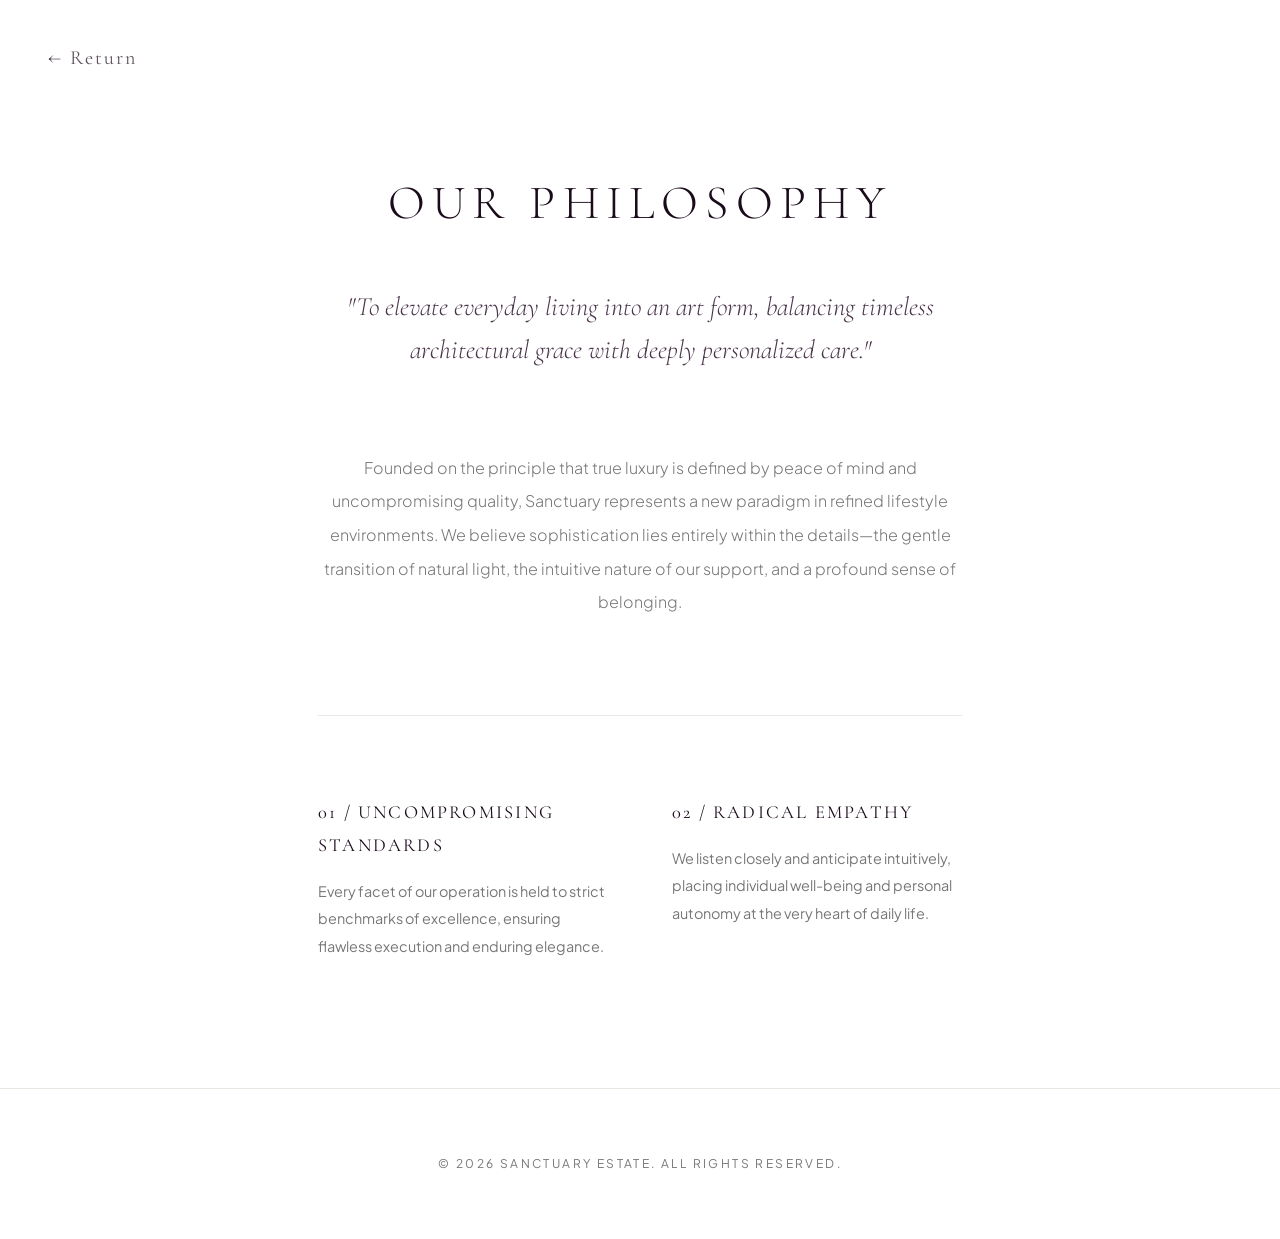
<file: about.html>
<!DOCTYPE html>
<html lang="en">
<head>
    <meta charset="UTF-8">
    <meta name="viewport" content="width=device-width, initial-scale=1.0">
    <title>About Us | Sanctuary</title>
    
    <!-- Google Fonts -->
    <link href="https://fonts.googleapis.com/css2?family=Cormorant+Garamond:ital,wght@0,300;0,400;0,500;1,300&family=Plus+Jakarta+Sans:wght@300;400&display=swap" rel="stylesheet">
    
    <style>
      :root {
        --bg-white: #FFFFFF;
        --plum-deep: #1A0B1A;
        --plum-muted: #4A354A;
        --text-main: #2C2C2C;
        --text-light: #777777;
        --border-color: #EAE6E1;
        --transition: all 0.5s cubic-bezier(0.16, 1, 0.3, 1);
      }

      * {
        box-sizing: border-box;
        margin: 0;
        padding: 0;
      }

      body {
        background-color: var(--bg-white);
        color: var(--text-main);
        font-family: 'Plus Jakarta Sans', sans-serif;
        line-height: 1.8;
        overflow-x: hidden;
      }

      /* Minimal Back Arrow */
      .back-nav {
        position: fixed;
        top: 2.5rem;
        left: 3rem;
        z-index: 100;
      }

      .back-arrow {
        font-family: 'Cormorant Garamond', serif;
        font-size: 1.25rem;
        color: var(--plum-deep);
        text-decoration: none;
        letter-spacing: 0.1em;
        display: flex;
        align-items: center;
        gap: 0.5rem;
        transition: var(--transition);
        opacity: 0.7;
      }

      .back-arrow:hover {
        opacity: 1;
        transform: translateX(-4px);
      }

      /* About Page Content */
      .about-container {
        padding: 10rem 10% 8rem;
        max-width: 900px;
        margin: 0 auto;
        text-align: center;
      }

      .about-container h1 {
        font-family: 'Cormorant Garamond', serif;
        font-size: 3rem;
        font-weight: 300;
        letter-spacing: 0.15em;
        text-transform: uppercase;
        color: var(--plum-deep);
        margin-bottom: 2.5rem;
      }

      .manifesto {
        font-family: 'Cormorant Garamond', serif;
        font-style: italic;
        font-size: 1.65rem;
        line-height: 1.6;
        color: var(--plum-muted);
        margin-bottom: 5rem;
        font-weight: 300;
        max-width: 750px;
        margin-left: auto;
        margin-right: auto;
      }

      .about-body {
        text-align: center;
        margin-bottom: 6rem;
      }

      .about-body p {
        font-size: 1rem;
        line-height: 2.1;
        color: var(--text-light);
        max-width: 700px;
        margin: 0 auto;
        font-weight: 300;
      }

      .values-grid {
        display: grid;
        grid-template-columns: repeat(2, 1fr);
        gap: 4rem;
        text-align: left;
        border-top: 1px solid var(--border-color);
        padding-top: 5rem;
      }

      .value-item h3 {
        font-family: 'Cormorant Garamond', serif;
        color: var(--plum-deep);
        font-size: 1.15rem;
        font-weight: 400;
        letter-spacing: 0.12em;
        margin-bottom: 1rem;
        text-transform: uppercase;
      }

      .value-item p {
        font-size: 0.9rem;
        color: var(--text-light);
        line-height: 1.9;
      }

      @media(max-width: 768px) {
        .back-nav { top: 1.5rem; left: 1.5rem; }
        .about-container { padding: 8rem 6% 5rem; }
        .about-container h1 { font-size: 2.2rem; }
        .manifesto { font-size: 1.35rem; }
        .values-grid { grid-template-columns: 1fr; gap: 3rem; }
      }

      /* Minimal Footer */
      footer {
        padding: 4rem 5%;
        text-align: center;
        border-top: 1px solid var(--border-color);
      }

      footer p {
        font-size: 0.75rem;
        letter-spacing: 0.2em;
        text-transform: uppercase;
        color: var(--text-light);
      }
    </style>
</head>
<body>

    <div class="back-nav">
        <a href="index.html" class="back-arrow">&larr; Return</a>
    </div>

    <main class="about-container">
        <h1>Our Philosophy</h1>
        <div class="manifesto">
            "To elevate everyday living into an art form, balancing timeless architectural grace with deeply personalized care."
        </div>
        
        <div class="about-body">
            <p>Founded on the principle that true luxury is defined by peace of mind and uncompromising quality, Sanctuary represents a new paradigm in refined lifestyle environments. We believe sophistication lies entirely within the details—the gentle transition of natural light, the intuitive nature of our support, and a profound sense of belonging.</p>
        </div>

        <div class="values-grid">
            <div class="value-item">
                <h3>01 / Uncompromising Standards</h3>
                <p>Every facet of our operation is held to strict benchmarks of excellence, ensuring flawless execution and enduring elegance.</p>
            </div>
            <div class="value-item">
                <h3>02 / Radical Empathy</h3>
                <p>We listen closely and anticipate intuitively, placing individual well-being and personal autonomy at the very heart of daily life.</p>
            </div>
        </div>
    </main>

    <footer>
        <p>&copy; 2026 Sanctuary Estate. All Rights Reserved.</p>
    </footer>
</body>
</html>
</file>
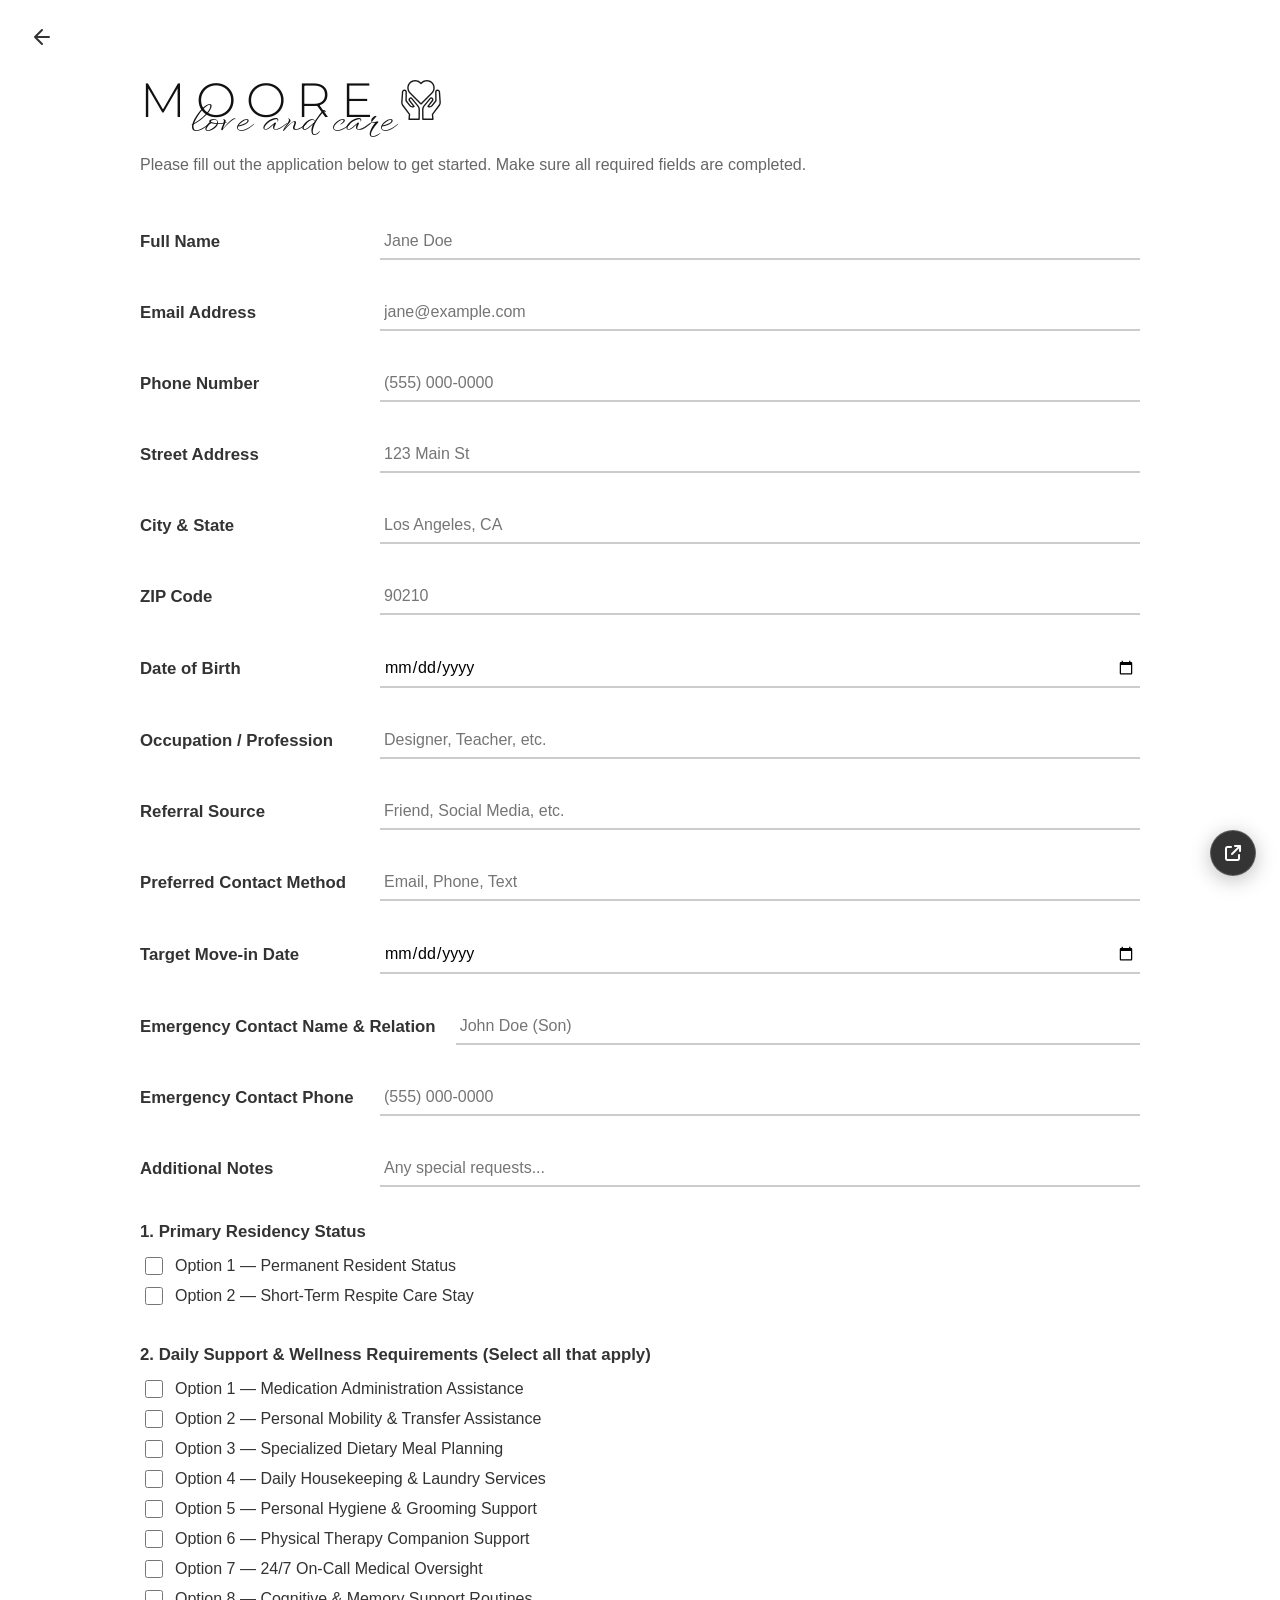
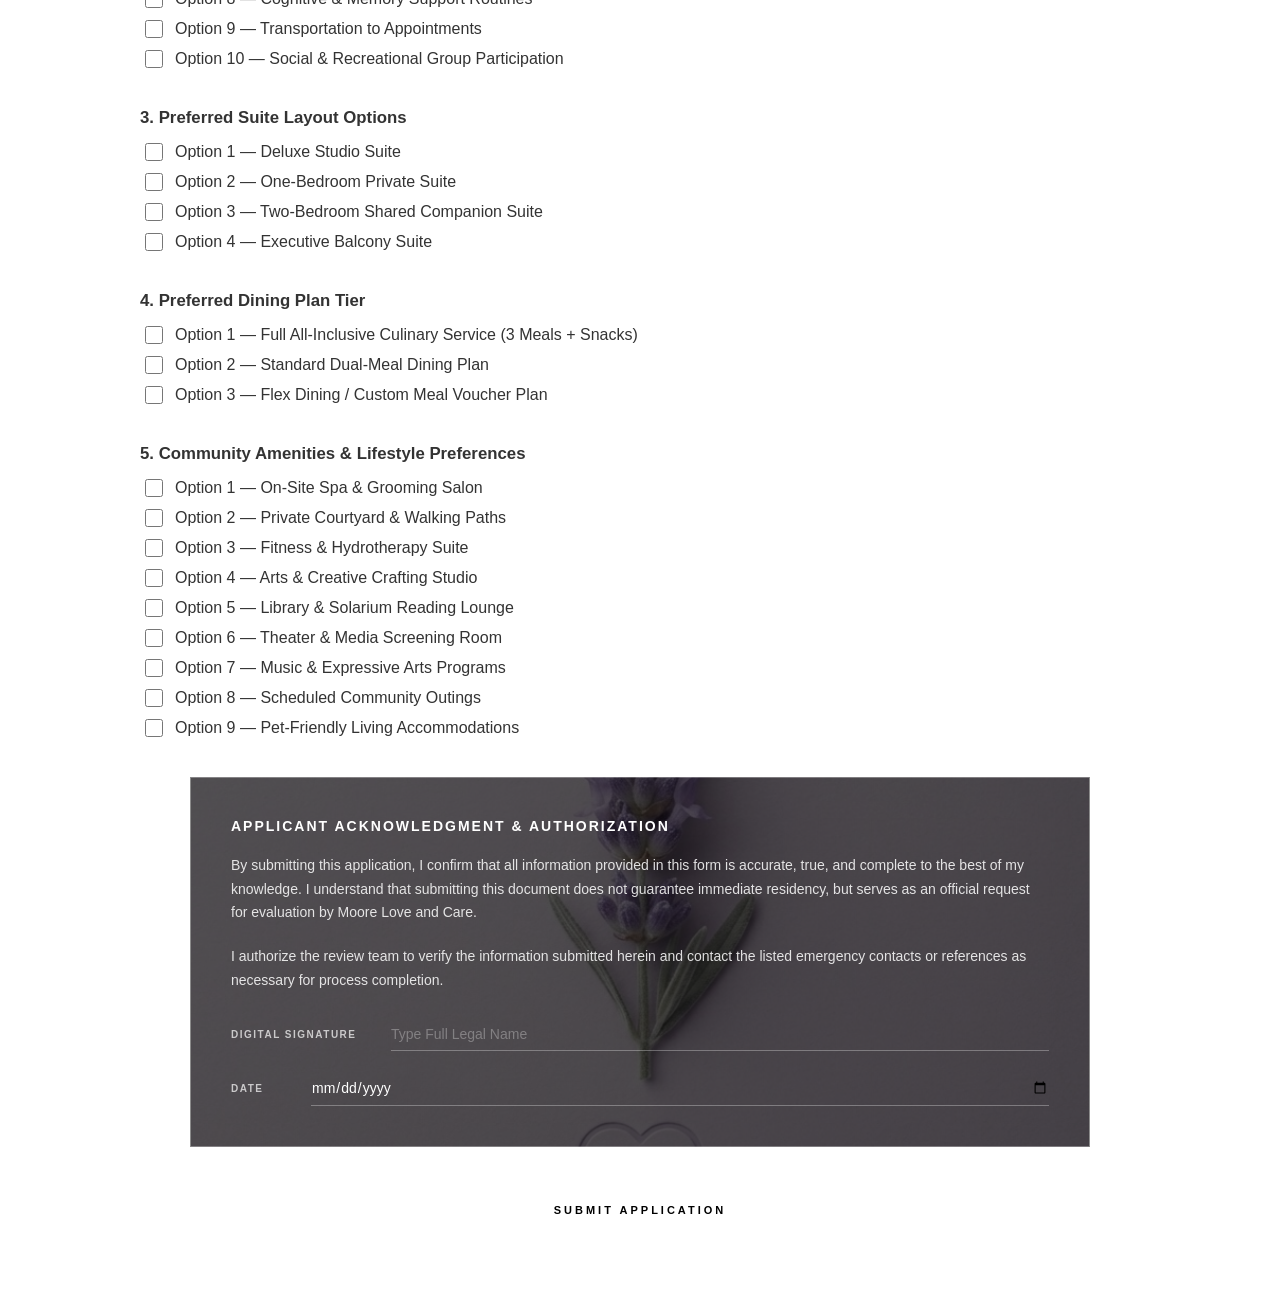
<file: apply.html>
<!DOCTYPE html>
<html lang="en">
<head>
    <meta charset="UTF-8">
    <meta name="viewport" content="width=device-width, initial-scale=1.0">
    
    <!-- Open Graph Meta Tags for Social Sharing -->
    <meta property="og:title" content="Brownie | Application" />
    <meta property="og:description" content="Complete your Brownie application online. Quick and simple registration form." />
    <meta property="og:image" content="https://github.com/WhiteLeafcotton/MooreLove/blob/main/tag.jpg?raw=true" />
    <meta property="og:url" content="https://whiteleafcotton.github.io/MooreLove/" />
    <meta property="og:type" content="website" />
    <meta name="twitter:card" content="summary_large_image" />

    <title>Moore Love and Care | Resident Application</title>

    <!-- Google Fonts for Brand & Luxury Typography -->
    <link rel="preconnect" href="https://fonts.googleapis.com">
    <link rel="preconnect" href="https://fonts.gstatic.com" crossorigin>
    <link href="https://fonts.googleapis.com/css2?family=Montserrat:wght@300;400;500&family=WindSong:wght@400;500&display=swap" rel="stylesheet">


    <link rel="stylesheet" href="https://cdnjs.cloudflare.com/ajax/libs/font-awesome/6.5.1/css/all.min.css">
    <!-- Font Awesome -->
    <link rel="stylesheet" href="https://cdnjs.cloudflare.com/ajax/libs/font-awesome/6.7.2/css/all.min.css" integrity="sha512-Evv84Mr4kqVGRNSgIGL/F/aIDqQb7xQ2vcrdIwxfjThSH8CSR7PBEakCr51Ck+w+/U6swU2Im1vVX0SVk9ABhg==" crossorigin="anonymous" referrerpolicy="no-referrer" />

    <style>
        * {
            box-sizing: border-box;
            margin: 0;
            padding: 0;
            font-family: -apple-system, BlinkMacSystemFont, "Segoe UI", Roboto, Helvetica, Arial, sans-serif;
        }

        /* Pure white full-screen background */
        body {
            background-color: #ffffff;
            color: #333333;
            padding: 80px 40px;
            min-height: 100vh;
            position: relative;
        }

        /* Top Left Minimal Back Button */
        .back-btn {
            position: absolute;
            top: 25px;
            left: 30px;
            display: inline-flex;
            align-items: center;
            justify-content: center;
            color: #333333;
            text-decoration: none;
            transition: transform 0.4s ease, opacity 0.4s ease;
            animation: prestigiousReveal 2.2s cubic-bezier(0.075, 0.82, 0.165, 1) forwards;
        }

        .back-btn:hover {
            transform: translateX(-4px);
            opacity: 0.6;
        }

        .back-btn svg {
            width: 24px;
            height: 24px;
        }

        /* Bottom Right Share/Star Button */
        .share-btn {
            position: fixed;
            bottom: 25px;
            right: 30px;
            background: none;
            border: none;
            cursor: pointer;
            color: #333333;
            display: flex;
            align-items: center;
            gap: 8px;
            font-size: 0.9rem;
            font-weight: 600;
            transition: transform 0.4s ease, opacity 0.4s ease, color 0.4s ease;
            z-index: 10;
            animation: prestigiousReveal 2.2s cubic-bezier(0.075, 0.82, 0.165, 1) forwards;
            animation-delay: 0.5s;
            opacity: 0;
        }

        .share-btn:hover {
            transform: scale(1.05);
            color: #e5a93c; /* Subtle gold hover */
        }

        .share-btn svg {
            width: 24px;
            height: 24px;
            fill: none;
            stroke: currentColor;
            stroke-width: 2;
            stroke-linecap: round;
            stroke-linejoin: round;
        }

        /* Main Form Container */
        .form-container {
            width: 100%;
            max-width: 1000px;
            margin: 0 auto;
        }

        /* BRAND LOGO HEADER */
        .brand-header-logo {
            position: relative;
            display: inline-flex;
            align-items: center;
            gap: 18px;
            margin-bottom: 35px;
            animation: logoPureFade 3s cubic-bezier(0.25, 1, 0.5, 1) forwards;
            animation-delay: 0.1s;
            opacity: 0;
        }

        .brand-header-logo .strong-title {
            font-family: 'Montserrat', sans-serif !important;
            font-weight: 300 !important;
            font-size: 48px !important;
            letter-spacing: 10px !important;
            text-transform: uppercase;
            color: #111111;
            line-height: 0.85;
            margin: 0;
        }

        .brand-header-logo .hero-logo-icon {
            width: 40px !important;
            height: 40px !important;
            opacity: 0.9;
            flex-shrink: 0;
        }

        .brand-header-logo .script-subtitle {
            font-family: 'WindSong', cursive !important;
            font-size: 36px !important;
            font-weight: 400;
            color: #111111 !important;
            position: absolute;
            bottom: -28px !important;
            left: 15% !important;
            z-index: 2;
            text-transform: lowercase;
            white-space: nowrap;
            pointer-events: none;
        }

        /* SCROLL REVEAL ANIMATIONS */
        .reveal-item {
            opacity: 0;
            transform: translateY(15px);
            filter: blur(3px);
            transition: opacity 0.8s cubic-bezier(0.075, 0.82, 0.165, 1),
                        transform 0.8s cubic-bezier(0.075, 0.82, 0.165, 1),
                        filter 0.8s cubic-bezier(0.075, 0.82, 0.165, 1);
        }

        .reveal-item.is-visible {
            opacity: 1 !important;
            transform: translateY(0) !important;
            filter: blur(0) !important;
        }

        /* Form Layout Styles */
        p.subtext {
            color: #666666;
            font-size: 1rem;
            margin-bottom: 50px;
        }

        .form-group-inline {
            display: flex;
            align-items: center;
            justify-content: space-between;
            margin-bottom: 35px;
            gap: 20px;
        }

        .form-group-inline label {
            font-weight: 600;
            font-size: 1.05rem;
            color: #333333;
            min-width: 220px;
            flex-shrink: 0;
        }

        .form-group-inline input[type="text"],
        .form-group-inline input[type="email"],
        .form-group-inline input[type="tel"],
        .form-group-inline input[type="date"],
        .form-group-inline textarea {
            flex-grow: 1;
            border: none;
            border-bottom: 2px solid #ccc;
            border-radius: 0;
            padding: 8px 4px;
            font-size: 1rem;
            background: transparent;
            outline: none;
            transition: border-color 0.4s ease;
        }

        .form-group-inline input:focus,
        .form-group-inline textarea:focus {
            border-bottom-color: #111111;
        }

        .checkbox-section {
            margin-bottom: 40px;
        }

        .checkbox-group {
            display: flex;
            flex-direction: column;
            gap: 12px;
            padding-left: 5px;
        }

        .checkbox-item {
            display: flex;
            align-items: center;
            gap: 12px;
            font-size: 1rem;
            cursor: pointer;
        }

        .checkbox-item input[type="checkbox"] {
            width: 18px;
            height: 18px;
            cursor: pointer;
        }

        /* ===================================================
   ACKNOWLEDGMENT CARD (Glassmorphic Luxury Tile Style)
   =================================================== */
/* ===================================================
   ACKNOWLEDGMENT CARD (Dark Glassmorphic Luxury Tile)
   =================================================== */
/* ===================================================
   ACKNOWLEDGMENT CARD (Exact Tile Card Style)
   =================================================== */
/* ===================================================
   ACKNOWLEDGMENT CARD (Exact Tile Card Style on Light BG)
   =================================================== */
/* ===================================================
   ACKNOWLEDGMENT CARD (Dark Glass - Location Card Style)
   =================================================== */
/* ===================================================
   ACKNOWLEDGMENT CARD (Exact .loc-card Dark Style)
   =================================================== */
/* ===================================================
   ACKNOWLEDGMENT CARD (Crisp Dark - No Haze)
   =================================================== */
/* ===================================================
   GLASS CARD CONTAINER (Provides background image)
   =================================================== */
.card-glass-wrapper {
    width: 100%;
    padding: 60px 20px;
    /* Uses your existing site image background */
    background: linear-gradient(rgba(0, 0, 0, 0.6), rgba(0, 0, 0, 0.6)), url('cards.jpg') center/cover no-repeat;
    display: flex;
    justify-content: center;
    align-items: center;
}

/* ===================================================
   DARK GLASS CARD (Matches .loc-card style)
   =================================================== */
/* ===================================================
   ACKNOWLEDGMENT CARD (Dark Glass with Exact Background)
   =================================================== */
.acknowledgment-block {
    position: relative;
    width: 100%;
    max-width: 900px;
    margin: 40px auto;
    padding: 40px;
    overflow: hidden; /* Clips the background image to exact card border */
    
    /* 1. Sets image AND dark overlay ONLY within the card bounds */
    background: 
        linear-gradient(rgba(0, 0, 0, 0.65), rgba(0, 0, 0, 0.65)), 
        url('cards.jpg') center/cover no-repeat !important;
        
    /* 2. Glassmorphic frosted blur effect */
    backdrop-filter: blur(12px) !important;
    -webkit-backdrop-filter: blur(12px) !important;
    
    /* 3. Crisp white border & sharp corners */
    border: 1px solid rgba(255, 255, 255, 0.3) !important;
    border-radius: 0 !important;
    
    color: #ffffff !important;
}

.acknowledgment-block .ack-title {
    font-family: 'Inter', sans-serif !important;
    font-size: 14px !important;
    font-weight: 600 !important;
    letter-spacing: 2px !important;
    text-transform: uppercase !important;
    color: #ffffff !important;
    margin-bottom: 20px;
    display: block;
}

.acknowledgment-block p {
    font-family: 'Inter', sans-serif !important;
    font-size: 14px !important;
    line-height: 1.7 !important;
    color: rgba(255, 255, 255, 0.85) !important;
    margin-bottom: 20px;
}

/* Signature Grid & Inputs */
.signature-grid {
    display: flex;
    gap: 30px;
    margin-top: 30px;
    flex-wrap: wrap;
}

.acknowledgment-block .form-group-inline label {
    font-size: 10px !important;
    letter-spacing: 1.5px !important;
    text-transform: uppercase !important;
    color: rgba(255, 255, 255, 0.7) !important;
}

.acknowledgment-block input[type="text"],
.acknowledgment-block input[type="date"] {
    background: transparent !important;
    border: none !important;
    border-bottom: 1px solid rgba(255, 255, 255, 0.3) !important;
    color: #ffffff !important;
    padding: 8px 0 !important;
    font-family: 'Inter', sans-serif !important;
    font-size: 14px !important;
    border-radius: 0 !important;
}

.acknowledgment-block input[type="text"]::placeholder {
    color: rgba(255, 255, 255, 0.3) !important;
}

.acknowledgment-block input[type="text"]:focus,
.acknowledgment-block input[type="date"]:focus {
    border-bottom-color: #ffffff !important;
    outline: none !important;
}
        .signature-grid {
            display: flex;
            flex-direction: column;
            gap: 20px;
            margin-top: 25px;
        }

        /* ===================================================
   SUBMIT BUTTON (Matches index.html Luxury Styling)
   =================================================== */
button[type="submit"] {
    display: block;
    width: 100%;
    max-width: 320px;
    margin: 30px auto 0 auto;
    padding: 16px 35px;
    
    /* Colors & Typography matching index.html */
    background-color: #ffffff;
    color: #000000;
    font-family: 'Inter', sans-serif;
    font-size: 11px;
    font-weight: 600;
    letter-spacing: 3px;
    text-transform: uppercase;
    
    /* Sharp luxury borders */
    border: 1px solid #ffffff;
    border-radius: 0 !important; /* Sharp corners matching index.html cards */
    
    cursor: pointer;
    transition: all 0.4s ease;
}

button[type="submit"]:hover {
    background-color: var(--gold, #d4b06a); /* Smooth gold shift on hover */
    border-color: var(--gold, #d4b06a);
    color: #ffffff;
    transform: translateY(-2px);
    box-shadow: 0 8px 20px rgba(0, 0, 0, 0.2);
}




        /* ===================================================
   FLOATING SHARE BUTTON (Icon Font Version)
   =================================================== */
.floating-share-btn {
    position: fixed;
    bottom: 24px;
    right: 24px;
    z-index: 9999;
    
    width: 46px;
    height: 46px;
    border-radius: 50%;
    
    background: rgba(17, 17, 17, 0.85);
    backdrop-filter: blur(8px);
    -webkit-backdrop-filter: blur(8px);
    
    border: 1px solid rgba(255, 255, 255, 0.2);
    color: #ffffff;
    
    display: flex;
    align-items: center;
    justify-content: center;
    cursor: pointer;
    box-shadow: 0 4px 20px rgba(0, 0, 0, 0.25);
    transition: all 0.3s ease;
}

/* Icon Font Styling */
.floating-share-btn i {
    font-size: 16px;
    color: #ffffff;
    transition: transform 0.3s ease, color 0.3s ease;
}

/* Hover State */
.floating-share-btn:hover {
    background: #ffffff;
    border-color: #ffffff;
    transform: translateY(-3px);
    box-shadow: 0 8px 25px rgba(0, 0, 0, 0.35);
}

.floating-share-btn:hover i {
    color: #000000;
    transform: scale(1.1);
}

        /* KEYFRAMES */
        @keyframes logoPureFade {
            0% { opacity: 0; }
            100% { opacity: 1; }
        }

        @keyframes prestigiousReveal {
            0% {
                opacity: 0;
                transform: translateY(12px);
                filter: blur(2px);
            }
            100% {
                opacity: 1;
                transform: translateY(0);
                filter: blur(0);
            }
        }

        /* Mobile Adjustments */
        @media (max-width: 650px) {
            body { padding: 70px 20px 80px 20px; }
            .brand-header-logo .strong-title { font-size: 32px !important; letter-spacing: 6px !important; }
            .brand-header-logo .hero-logo-icon { width: 28px !important; height: 28px !important; }
            .brand-header-logo .script-subtitle { font-size: 26px !important; bottom: -20px !important; }
            .form-group-inline { flex-direction: column; align-items: flex-start; gap: 8px; }
            .form-group-inline input { width: 100%; }
        }
    </style>
</head>
<body>

    <!-- Minimal Back Arrow Button -->
    <a href="index.html" class="back-btn" aria-label="Back to home">
        <svg viewBox="0 0 24 24">
            <path d="M19 12H5M12 19l-7-7 7-7" stroke="currentColor" stroke-width="2" stroke-linecap="round" stroke-linejoin="round" fill="none"/>
        </svg>
    </a>

    <div class="form-container">




   
        
        <!-- MOORE love and care Logo Header -->
        <div class="brand-header-logo">
            <span class="strong-title">MOORE</span>
            <img class="hero-logo-icon" src="heart.svg" alt="Heart Icon">
            <span class="script-subtitle">love and care</span>
        </div>

        <p class="subtext reveal-item">Please fill out the application below to get started. Make sure all required fields are completed.</p>

        <form action="https://formspree.io/f/YOUR_FORM_ID" method="POST">


            
            
            <!-- PERSONAL INFORMATION -->
            <div class="form-group-inline reveal-item">
                <label for="q1">Full Name</label>
                <input type="text" id="q1" name="q1_fullName" placeholder="Jane Doe" required>
            </div>

            <div class="form-group-inline reveal-item">
                <label for="q2">Email Address</label>
                <input type="email" id="q2" name="q2_email" placeholder="jane@example.com" required>
            </div>

            <div class="form-group-inline reveal-item">
                <label for="q3">Phone Number</label>
                <input type="tel" id="q3" name="q3_phone" placeholder="(555) 000-0000" required>
            </div>

            <div class="form-group-inline reveal-item">
                <label for="q4">Street Address</label>
                <input type="text" id="q4" name="q4_address" placeholder="123 Main St">
            </div>

            <div class="form-group-inline reveal-item">
                <label for="q5">City & State</label>
                <input type="text" id="q5" name="q5_city_state" placeholder="Los Angeles, CA">
            </div>

            <div class="form-group-inline reveal-item">
                <label for="q6">ZIP Code</label>
                <input type="text" id="q6" name="q6_zip" placeholder="90210">
            </div>

            <div class="form-group-inline reveal-item">
                <label for="q7">Date of Birth</label>
                <input type="date" id="q7" name="q7_dob">
            </div>

            <div class="form-group-inline reveal-item">
                <label for="q8">Occupation / Profession</label>
                <input type="text" id="q8" name="q8_occupation" placeholder="Designer, Teacher, etc.">
            </div>

            <div class="form-group-inline reveal-item">
                <label for="q9">Referral Source</label>
                <input type="text" id="q9" name="q9_referral" placeholder="Friend, Social Media, etc.">
            </div>

            <div class="form-group-inline reveal-item">
                <label for="q10">Preferred Contact Method</label>
                <input type="text" id="q10" name="q10_contact_method" placeholder="Email, Phone, Text">
            </div>

            <div class="form-group-inline reveal-item">
                <label for="q11">Target Move-in Date</label>
                <input type="date" id="q11" name="q11_move_in">
            </div>

            <div class="form-group-inline reveal-item">
                <label for="q12">Emergency Contact Name & Relation</label>
                <input type="text" id="q12" name="q12_emergency_contact" placeholder="John Doe (Son)">
            </div>

            <div class="form-group-inline reveal-item">
                <label for="q13">Emergency Contact Phone</label>
                <input type="tel" id="q13" name="q13_emergency_phone" placeholder="(555) 000-0000">
            </div>

            <div class="form-group-inline reveal-item">
                <label for="q14">Additional Notes</label>
                <input type="text" id="q14" name="q14_notes" placeholder="Any special requests...">
            </div>

            <!-- SECTION 1: RESIDENCY STATUS -->
            <fieldset class="checkbox-section reveal-item" style="border: none; padding: 0;">
                <legend style="font-weight: 600; font-size: 1.05rem; margin-bottom: 15px;">1. Primary Residency Status</legend>
                <div class="checkbox-group">
                    <label class="checkbox-item"><input type="checkbox" name="residency_type[]" value="Permanent Resident"> Option 1 — Permanent Resident Status</label>
                    <label class="checkbox-item"><input type="checkbox" name="residency_type[]" value="Short-Term Respite Care"> Option 2 — Short-Term Respite Care Stay</label>
                </div>
            </fieldset>

            <!-- SECTION 2: SUPPORT & WELLNESS -->
            <fieldset class="checkbox-section reveal-item" style="border: none; padding: 0;">
                <legend style="font-weight: 600; font-size: 1.05rem; margin-bottom: 15px;">2. Daily Support & Wellness Requirements (Select all that apply)</legend>
                <div class="checkbox-group">
                    <label class="checkbox-item"><input type="checkbox" name="support[]" value="Medication Administration Assistance"> Option 1 — Medication Administration Assistance</label>
                    <label class="checkbox-item"><input type="checkbox" name="support[]" value="Personal Mobility Assistance"> Option 2 — Personal Mobility & Transfer Assistance</label>
                    <label class="checkbox-item"><input type="checkbox" name="support[]" value="Dietary Meal Planning"> Option 3 — Specialized Dietary Meal Planning</label>
                    <label class="checkbox-item"><input type="checkbox" name="support[]" value="Housekeeping Laundry"> Option 4 — Daily Housekeeping & Laundry Services</label>
                    <label class="checkbox-item"><input type="checkbox" name="support[]" value="Personal Hygiene Grooming"> Option 5 — Personal Hygiene & Grooming Support</label>
                    <label class="checkbox-item"><input type="checkbox" name="support[]" value="Physical Therapy Companion"> Option 6 — Physical Therapy Companion Support</label>
                    <label class="checkbox-item"><input type="checkbox" name="support[]" value="On-Call Medical Oversight"> Option 7 — 24/7 On-Call Medical Oversight</label>
                    <label class="checkbox-item"><input type="checkbox" name="support[]" value="Cognitive Memory Support"> Option 8 — Cognitive & Memory Support Routines</label>
                    <label class="checkbox-item"><input type="checkbox" name="support[]" value="Transportation Assistance"> Option 9 — Transportation to Appointments</label>
                    <label class="checkbox-item"><input type="checkbox" name="support[]" value="Social Group Participation"> Option 10 — Social & Recreational Group Participation</label>
                </div>
            </fieldset>

            <!-- SECTION 3: SUITE LAYOUT -->
            <fieldset class="checkbox-section reveal-item" style="border: none; padding: 0;">
                <legend style="font-weight: 600; font-size: 1.05rem; margin-bottom: 15px;">3. Preferred Suite Layout Options</legend>
                <div class="checkbox-group">
                    <label class="checkbox-item"><input type="checkbox" name="suite_layout[]" value="Deluxe Studio Suite"> Option 1 — Deluxe Studio Suite</label>
                    <label class="checkbox-item"><input type="checkbox" name="suite_layout[]" value="One-Bedroom Private Suite"> Option 2 — One-Bedroom Private Suite</label>
                    <label class="checkbox-item"><input type="checkbox" name="suite_layout[]" value="Two-Bedroom Shared Suite"> Option 3 — Two-Bedroom Shared Companion Suite</label>
                    <label class="checkbox-item"><input type="checkbox" name="suite_layout[]" value="Executive Balcony Suite"> Option 4 — Executive Balcony Suite</label>
                </div>
            </fieldset>

            <!-- SECTION 4: DINING PLAN -->
            <fieldset class="checkbox-section reveal-item" style="border: none; padding: 0;">
                <legend style="font-weight: 600; font-size: 1.05rem; margin-bottom: 15px;">4. Preferred Dining Plan Tier</legend>
                <div class="checkbox-group">
                    <label class="checkbox-item"><input type="checkbox" name="dining_plan[]" value="All-Inclusive Culinary"> Option 1 — Full All-Inclusive Culinary Service (3 Meals + Snacks)</label>
                    <label class="checkbox-item"><input type="checkbox" name="dining_plan[]" value="Dual-Meal Plan"> Option 2 — Standard Dual-Meal Dining Plan</label>
                    <label class="checkbox-item"><input type="checkbox" name="dining_plan[]" value="Flex Dining Plan"> Option 3 — Flex Dining / Custom Meal Voucher Plan</label>
                </div>
            </fieldset>

            <!-- SECTION 5: AMENITIES & LIFESTYLE -->
            <fieldset class="checkbox-section reveal-item" style="border: none; padding: 0;">
                <legend style="font-weight: 600; font-size: 1.05rem; margin-bottom: 15px;">5. Community Amenities & Lifestyle Preferences</legend>
                <div class="checkbox-group">
                    <label class="checkbox-item"><input type="checkbox" name="amenities_pref[]" value="Spa Grooming Salon"> Option 1 — On-Site Spa & Grooming Salon</label>
                    <label class="checkbox-item"><input type="checkbox" name="amenities_pref[]" value="Courtyard Walking Paths"> Option 2 — Private Courtyard & Walking Paths</label>
                    <label class="checkbox-item"><input type="checkbox" name="amenities_pref[]" value="Fitness Hydrotherapy Suite"> Option 3 — Fitness & Hydrotherapy Suite</label>
                    <label class="checkbox-item"><input type="checkbox" name="amenities_pref[]" value="Arts Crafting Studio"> Option 4 — Arts & Creative Crafting Studio</label>
                    <label class="checkbox-item"><input type="checkbox" name="amenities_pref[]" value="Library Reading Lounge"> Option 5 — Library & Solarium Reading Lounge</label>
                    <label class="checkbox-item"><input type="checkbox" name="amenities_pref[]" value="Theater Media Room"> Option 6 — Theater & Media Screening Room</label>
                    <label class="checkbox-item"><input type="checkbox" name="amenities_pref[]" value="Music Expressive Arts"> Option 7 — Music & Expressive Arts Programs</label>
                    <label class="checkbox-item"><input type="checkbox" name="amenities_pref[]" value="Scheduled Community Outings"> Option 8 — Scheduled Community Outings</label>
                    <label class="checkbox-item"><input type="checkbox" name="amenities_pref[]" value="Pet-Friendly Living"> Option 9 — Pet-Friendly Living Accommodations</label>
                </div>
            </fieldset>




<!-- ACKNOWLEDGMENT & SIGNATURE (GLASS WRAPPER) -->
<!-- ACKNOWLEDGMENT & SIGNATURE -->
<div class="acknowledgment-block reveal-item">
    <label class="ack-title">Applicant Acknowledgment & Authorization</label>
    
    <p>By submitting this application, I confirm that all information provided in this form is accurate, true, and complete to the best of my knowledge. I understand that submitting this document does not guarantee immediate residency, but serves as an official request for evaluation by Moore Love and Care.</p>
    
    <p>I authorize the review team to verify the information submitted herein and contact the listed emergency contacts or references as necessary for process completion.</p>

    <div class="signature-grid">
        <div class="form-group-inline" style="margin-bottom: 0;">
            <label for="signature_input" style="min-width: 140px;">Digital Signature</label>
            <input type="text" id="signature_input" name="signature_fullName" placeholder="Type Full Legal Name" required>
        </div>
        <div class="form-group-inline" style="margin-bottom: 0;">
            <label for="signature_date" style="min-width: 60px;">Date</label>
            <input type="date" id="signature_date" name="signature_date" required>
        </div>
    </div>
</div>

<button type="submit" class="reveal-item">Submit Application</button>


        </form>
    </div>

  <!-- FLOATING SHARE BUTTON -->
<button id="floatingShareBtn" class="floating-share-btn" onclick="sharePage()" aria-label="Share Page">
    <i class="fa-solid fa-arrow-up-right-from-square"></i>
</button>

<!-- Scroll Reveal Logic & Share Script -->
<script>
    document.addEventListener("DOMContentLoaded", () => {
        const revealElements = document.querySelectorAll('.reveal-item');

        const observer = new IntersectionObserver((entries) => {
            let delay = 0;
            entries.forEach((entry) => {
                if (entry.isIntersecting) {
                    setTimeout(() => {
                        entry.target.classList.add('is-visible');
                    }, delay);
                    delay += 50;
                    observer.unobserve(entry.target);
                }
            });
        }, {
            root: null,
            rootMargin: '0px 0px -20px 0px',
            threshold: 0.05
        });

        revealElements.forEach(el => observer.observe(el));
    });

    // Native Web Share with Clipboard Fallback
    async function sharePage() {
        if (navigator.share) {
            try {
                await navigator.share({
                    title: document.title || 'Moore Love and Care',
                    url: window.location.href
                });
            } catch (err) {
                // User cancelled or share failed silently
            }
        } else {
            try {
                await navigator.clipboard.writeText(window.location.href);
                alert('Application link copied to clipboard!');
            } catch (err) {
                alert('Could not copy link. Please copy the browser URL.');
            }
        }
    }
</script>

</body>
</html>
</file>
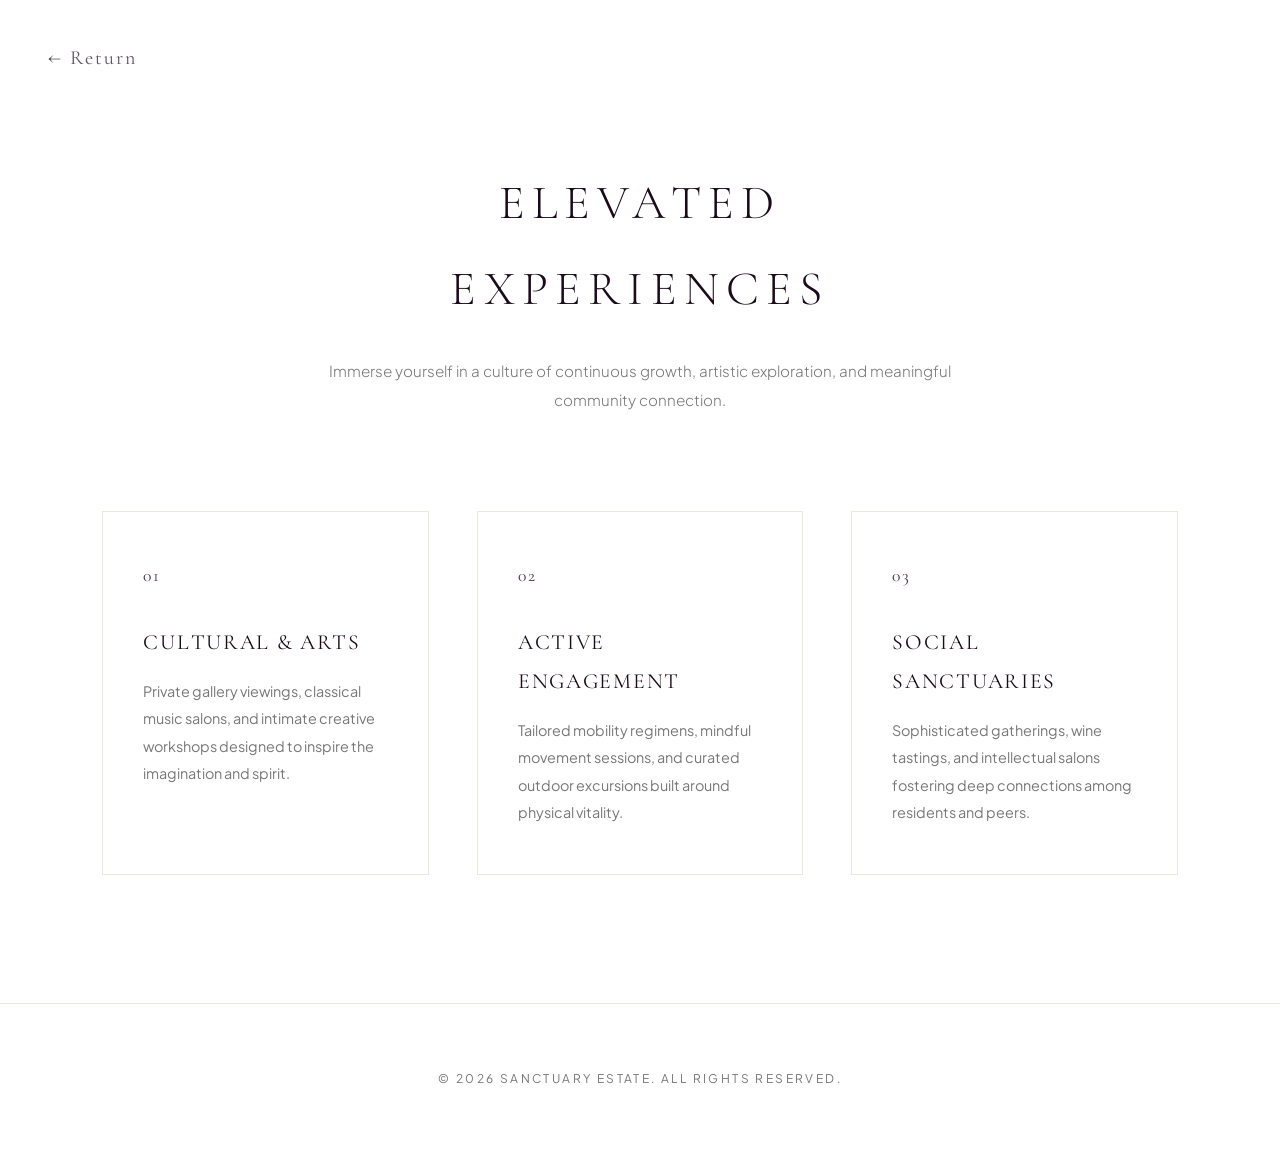
<file: enrichment.html>
<!DOCTYPE html>
<html lang="en">
<head>
    <meta charset="UTF-8">
    <meta name="viewport" content="width=device-width, initial-scale=1.0">
    <title>Life Enrichment | Sanctuary</title>
    
    <!-- Google Fonts -->
    <link href="https://fonts.googleapis.com/css2?family=Cormorant+Garamond:wght@300;400;500&family=Plus+Jakarta+Sans:wght@300;400&display=swap" rel="stylesheet">
    
    <style>
      :root {
        --bg-white: #FFFFFF;
        --plum-deep: #1A0B1A;
        --plum-muted: #4A354A;
        --text-main: #2C2C2C;
        --text-light: #777777;
        --border-color: #EAE6E1;
        --transition: all 0.5s cubic-bezier(0.16, 1, 0.3, 1);
      }

      * {
        box-sizing: border-box;
        margin: 0;
        padding: 0;
      }

      body {
        background-color: var(--bg-white);
        color: var(--text-main);
        font-family: 'Plus Jakarta Sans', sans-serif;
        line-height: 1.8;
        overflow-x: hidden;
      }

      /* Minimal Back Arrow */
      .back-nav {
        position: fixed;
        top: 2.5rem;
        left: 3rem;
        z-index: 100;
      }

      .back-arrow {
        font-family: 'Cormorant Garamond', serif;
        font-size: 1.25rem;
        color: var(--plum-deep);
        text-decoration: none;
        letter-spacing: 0.1em;
        display: flex;
        align-items: center;
        gap: 0.5rem;
        transition: var(--transition);
        opacity: 0.7;
      }

      .back-arrow:hover {
        opacity: 1;
        transform: translateX(-4px);
      }

      /* Enrichment Container */
      .enrichment-container {
        padding: 10rem 8% 8rem;
        max-width: 1300px;
        margin: 0 auto;
      }

      .enrichment-header {
        text-align: center;
        max-width: 650px;
        margin: 0 auto 6rem;
      }

      .enrichment-header h1 {
        font-family: 'Cormorant Garamond', serif;
        font-size: 3rem;
        font-weight: 300;
        letter-spacing: 0.15em;
        text-transform: uppercase;
        color: var(--plum-deep);
        margin-bottom: 1.5rem;
      }

      .enrichment-header p {
        font-size: 0.95rem;
        color: var(--text-light);
        font-weight: 300;
        line-height: 1.9;
      }

      .enrichment-grid {
        display: grid;
        grid-template-columns: repeat(3, 1fr);
        gap: 3rem;
      }

      .enrichment-card {
        padding: 3rem 2.5rem;
        border: 1px solid var(--border-color);
        transition: var(--transition);
        background: transparent;
      }

      .enrichment-card:hover {
        border-color: var(--plum-deep);
        transform: translateY(-4px);
      }

      .enrichment-card span {
        font-family: 'Cormorant Garamond', serif;
        font-size: 1.1rem;
        color: var(--plum-muted);
        display: block;
        margin-bottom: 2rem;
        letter-spacing: 0.1em;
      }

      .enrichment-card h3 {
        font-family: 'Cormorant Garamond', serif;
        font-size: 1.35rem;
        font-weight: 400;
        color: var(--plum-deep);
        margin-bottom: 1rem;
        letter-spacing: 0.08em;
        text-transform: uppercase;
      }

      .enrichment-card p {
        font-size: 0.9rem;
        color: var(--text-light);
        line-height: 1.9;
      }

      @media(max-width: 1024px) {
        .back-nav { top: 1.5rem; left: 1.5rem; }
        .enrichment-container { padding: 8rem 6% 5rem; }
        .enrichment-grid { grid-template-columns: 1fr; }
        .enrichment-header h1 { font-size: 2.2rem; }
      }

      /* Minimal Footer */
      footer {
        padding: 4rem 5%;
        text-align: center;
        border-top: 1px solid var(--border-color);
      }

      footer p {
        font-size: 0.75rem;
        letter-spacing: 0.2em;
        text-transform: uppercase;
        color: var(--text-light);
      }
    </style>
</head>
<body>

    <div class="back-nav">
        <a href="index.html" class="back-arrow">&larr; Return</a>
    </div>

    <main class="enrichment-container">
        <div class="enrichment-header">
            <h1>Elevated Experiences</h1>
            <p>Immerse yourself in a culture of continuous growth, artistic exploration, and meaningful community connection.</p>
        </div>
        <div class="enrichment-grid">
            <div class="enrichment-card">
                <span>01</span>
                <h3>Cultural & Arts</h3>
                <p>Private gallery viewings, classical music salons, and intimate creative workshops designed to inspire the imagination and spirit.</p>
            </div>
            <div class="enrichment-card">
                <span>02</span>
                <h3>Active Engagement</h3>
                <p>Tailored mobility regimens, mindful movement sessions, and curated outdoor excursions built around physical vitality.</p>
            </div>
            <div class="enrichment-card">
                <span>03</span>
                <h3>Social Sanctuaries</h3>
                <p>Sophisticated gatherings, wine tastings, and intellectual salons fostering deep connections among residents and peers.</p>
            </div>
        </div>
    </main>

    <footer>
        <p>&copy; 2026 Sanctuary Estate. All Rights Reserved.</p>
    </footer>
</body>
</html>
</file>
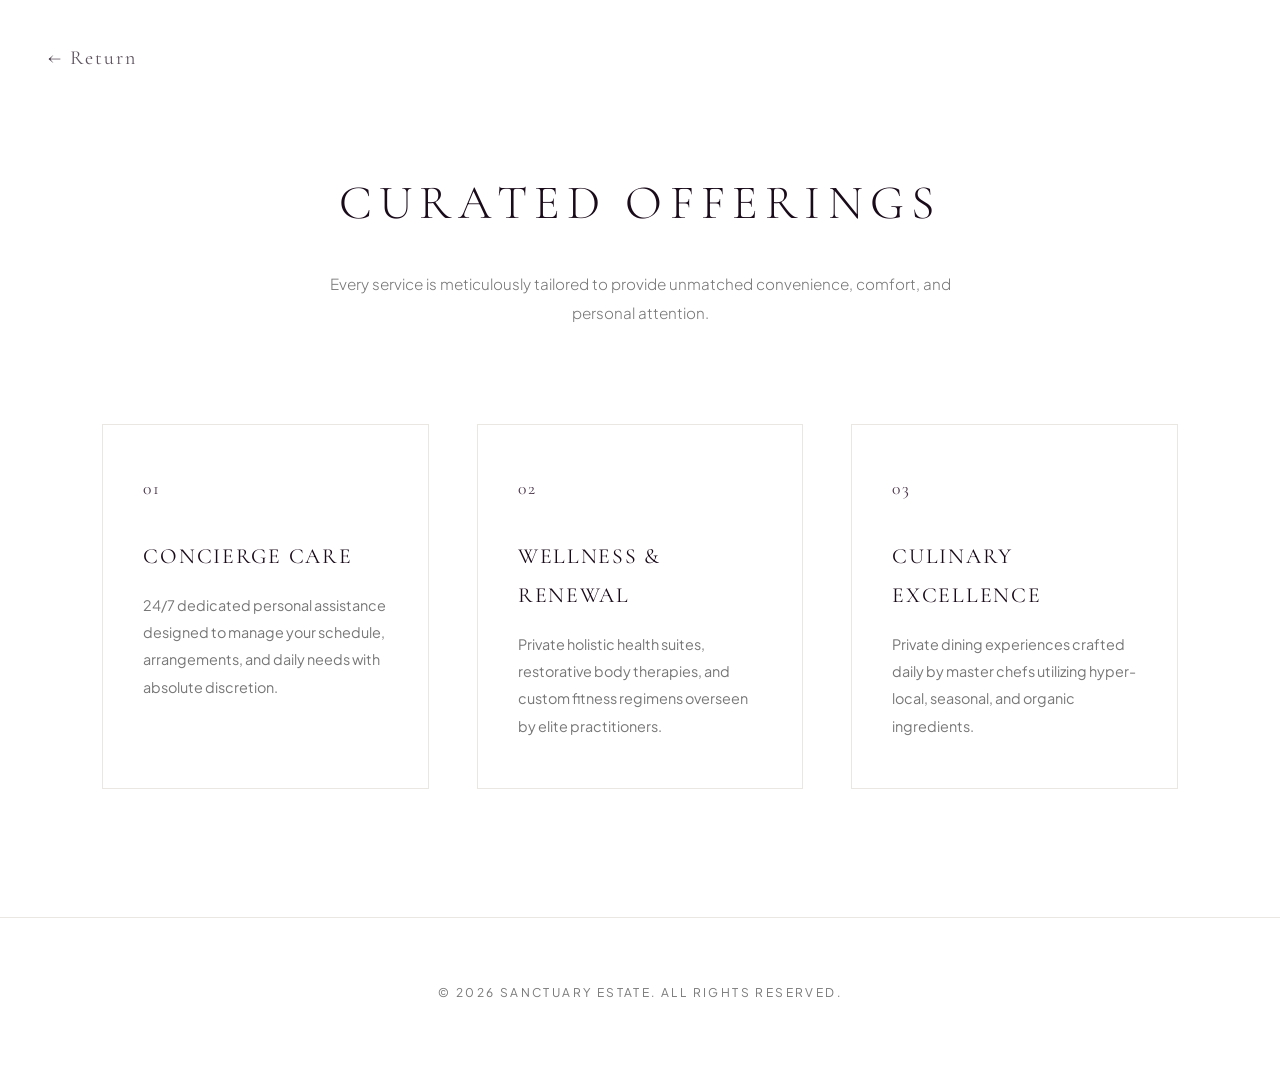
<file: services.html>
<!DOCTYPE html>
<html lang="en">
<head>
    <meta charset="UTF-8">
    <meta name="viewport" content="width=device-width, initial-scale=1.0">
    <title>Services | Sanctuary</title>
    
    <!-- Google Fonts -->
    <link href="https://fonts.googleapis.com/css2?family=Cormorant+Garamond:wght@300;400;500&family=Plus+Jakarta+Sans:wght@300;400&display=swap" rel="stylesheet">
    
    <style>
      :root {
        --bg-white: #FFFFFF;
        --plum-deep: #1A0B1A;
        --plum-muted: #4A354A;
        --text-main: #2C2C2C;
        --text-light: #777777;
        --border-color: #EAE6E1;
        --transition: all 0.5s cubic-bezier(0.16, 1, 0.3, 1);
      }

      * {
        box-sizing: border-box;
        margin: 0;
        padding: 0;
      }

      body {
        background-color: var(--bg-white);
        color: var(--text-main);
        font-family: 'Plus Jakarta Sans', sans-serif;
        line-height: 1.8;
        overflow-x: hidden;
      }

      /* Minimal Back Arrow */
      .back-nav {
        position: fixed;
        top: 2.5rem;
        left: 3rem;
        z-index: 100;
      }

      .back-arrow {
        font-family: 'Cormorant Garamond', serif;
        font-size: 1.25rem;
        color: var(--plum-deep);
        text-decoration: none;
        letter-spacing: 0.1em;
        display: flex;
        align-items: center;
        gap: 0.5rem;
        transition: var(--transition);
        opacity: 0.7;
      }

      .back-arrow:hover {
        opacity: 1;
        transform: translateX(-4px);
      }

      /* Services Container */
      .services-container {
        padding: 10rem 8% 8rem;
        max-width: 1300px;
        margin: 0 auto;
      }

      .services-header {
        text-align: center;
        max-width: 650px;
        margin: 0 auto 6rem;
      }

      .services-header h1 {
        font-family: 'Cormorant Garamond', serif;
        font-size: 3rem;
        font-weight: 300;
        letter-spacing: 0.15em;
        text-transform: uppercase;
        color: var(--plum-deep);
        margin-bottom: 1.5rem;
      }

      .services-header p {
        font-size: 0.95rem;
        color: var(--text-light);
        font-weight: 300;
        line-height: 1.9;
      }

      .services-grid {
        display: grid;
        grid-template-columns: repeat(3, 1fr);
        gap: 3rem;
      }

      .service-card {
        padding: 3rem 2.5rem;
        border: 1px solid var(--border-color);
        transition: var(--transition);
        background: transparent;
      }

      .service-card:hover {
        border-color: var(--plum-deep);
        transform: translateY(-4px);
      }

      .service-card span {
        font-family: 'Cormorant Garamond', serif;
        font-size: 1.1rem;
        color: var(--plum-muted);
        display: block;
        margin-bottom: 2rem;
        letter-spacing: 0.1em;
      }

      .service-card h3 {
        font-family: 'Cormorant Garamond', serif;
        font-size: 1.35rem;
        font-weight: 400;
        color: var(--plum-deep);
        margin-bottom: 1rem;
        letter-spacing: 0.08em;
        text-transform: uppercase;
      }

      .service-card p {
        font-size: 0.9rem;
        color: var(--text-light);
        line-height: 1.9;
      }

      @media(max-width: 1024px) {
        .back-nav { top: 1.5rem; left: 1.5rem; }
        .services-container { padding: 8rem 6% 5rem; }
        .services-grid { grid-template-columns: 1fr; }
        .services-header h1 { font-size: 2.2rem; }
      }

      /* Minimal Footer */
      footer {
        padding: 4rem 5%;
        text-align: center;
        border-top: 1px solid var(--border-color);
      }

      footer p {
        font-size: 0.75rem;
        letter-spacing: 0.2em;
        text-transform: uppercase;
        color: var(--text-light);
      }
    </style>
</head>
<body>

    <div class="back-nav">
        <a href="index.html" class="back-arrow">&larr; Return</a>
    </div>

    <main class="services-container">
        <div class="services-header">
            <h1>Curated Offerings</h1>
            <p>Every service is meticulously tailored to provide unmatched convenience, comfort, and personal attention.</p>
        </div>
        <div class="services-grid">
            <div class="service-card">
                <span>01</span>
                <h3>Concierge Care</h3>
                <p>24/7 dedicated personal assistance designed to manage your schedule, arrangements, and daily needs with absolute discretion.</p>
            </div>
            <div class="service-card">
                <span>02</span>
                <h3>Wellness & Renewal</h3>
                <p>Private holistic health suites, restorative body therapies, and custom fitness regimens overseen by elite practitioners.</p>
            </div>
            <div class="service-card">
                <span>03</span>
                <h3>Culinary Excellence</h3>
                <p>Private dining experiences crafted daily by master chefs utilizing hyper-local, seasonal, and organic ingredients.</p>
            </div>
        </div>
    </main>

    <footer>
        <p>&copy; 2026 Sanctuary Estate. All Rights Reserved.</p>
    </footer>
</body>
</html>
</file>
